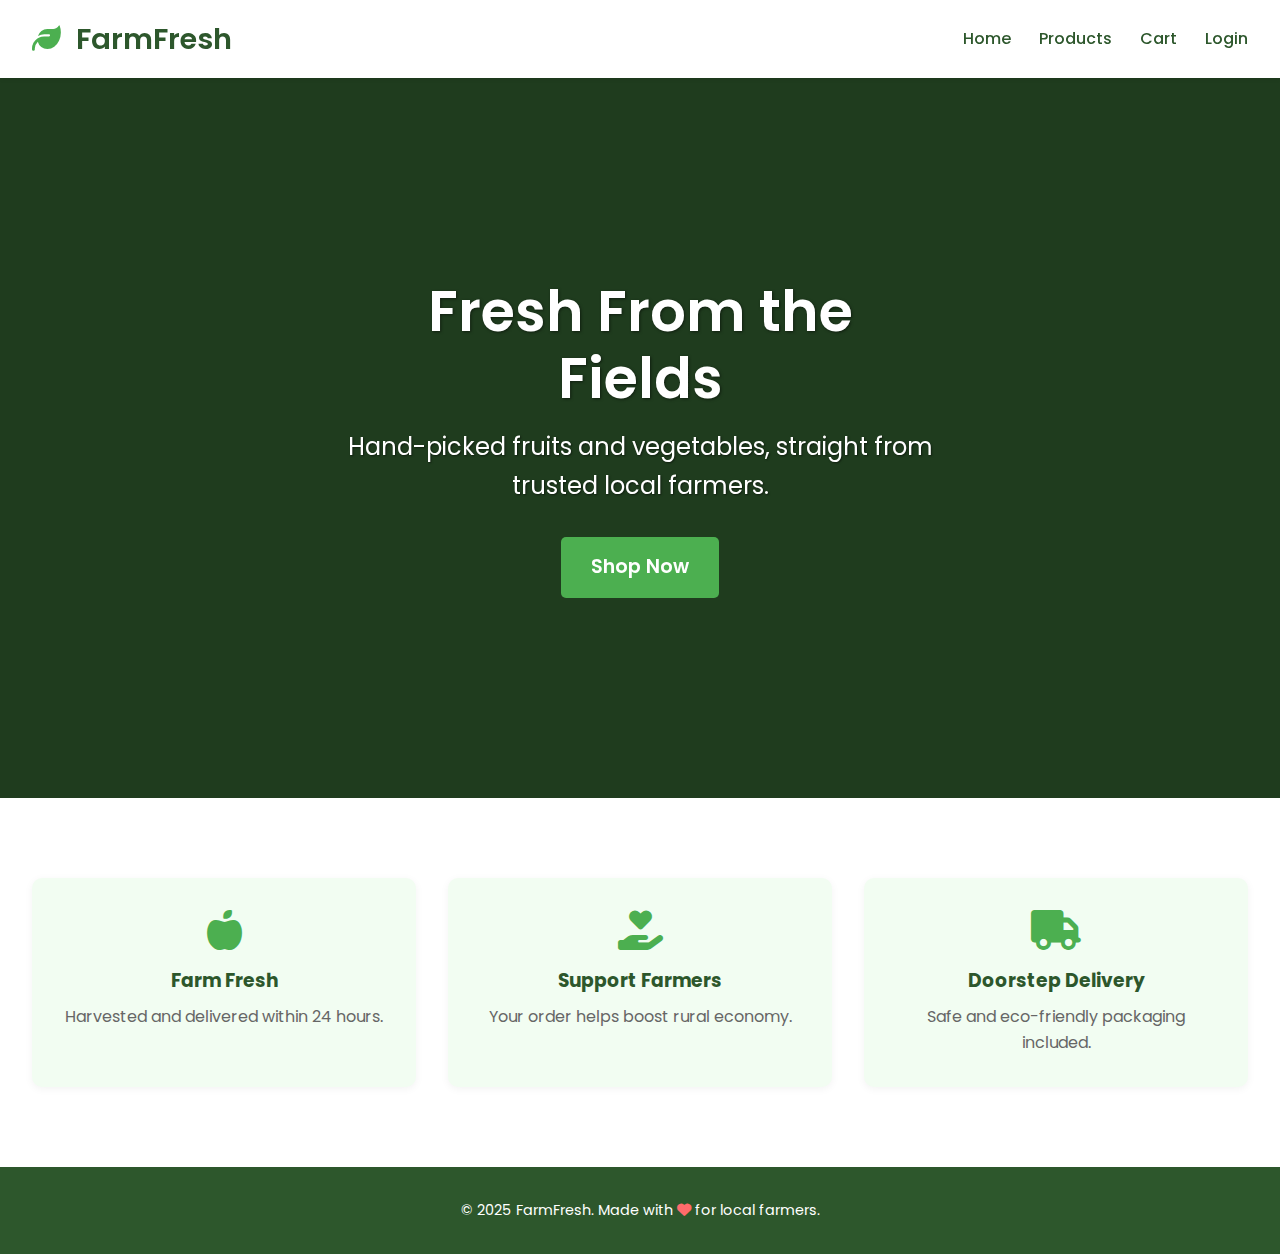
<file: index.html>
<!DOCTYPE html>
<html lang="en">

<head>
  <!-- Character encoding and viewport settings for responsive design -->
  <meta charset="UTF-8" />
  <meta name="viewport" content="width=device-width, initial-scale=1.0" />
  
  <!-- Title of the webpage -->
  <title>FarmFresh - Fresh from the Farm</title>
  
  <!-- External font (Poppins) and FontAwesome for icons -->
  <link rel="stylesheet" href="https://fonts.googleapis.com/css2?family=Poppins:wght@400;600&display=swap" />
  <link rel="stylesheet" href="https://cdnjs.cloudflare.com/ajax/libs/font-awesome/6.4.0/css/all.min.css" />
  
  <!-- Link to external CSS stylesheet -->
  <link rel="stylesheet" href="styles.css" />
  
  <!-- Preconnect and DNS prefetch for faster image loading -->
  <link rel="preconnect" href="https://images.unsplash.com">
  <link rel="dns-prefetch" href="https://images.unsplash.com">
</head>

<body>
  <!-- Header section with logo and navigation menu -->
  <header class="header">
    <div class="logo">
      <!-- Logo with a leaf icon and text -->
      <i class="fas fa-leaf"></i> FarmFresh
    </div>

    <!-- Navigation menu -->
    <nav class="nav">
      <!-- Links to other pages on the site -->
      <a href="index.html">Home</a>
      <a href="products.html">Products</a>
      <a href="cart.html">Cart</a>
      <a href="login.html" id="loginLink">Login</a>
      <!-- Profile link will only be visible if the user is logged in -->
      <a href="profile.html" id="profileLink" style="display: none;">Profile</a>
    </nav>
  </header>

  <!-- Banner section with a slideshow of images -->
  <section class="banner">
    <div class="slideshow">
      <!-- Each slide has a background image -->
      <div class="slide active" style="background-image: url('https://images.unsplash.com/photo-1542838132-92c53300491e?ixlib=rb-1.2.1&auto=format&fit=crop&w=1350&q=80')"></div>
      <div class="slide" style="background-image: url('https://images.unsplash.com/photo-1498837167922-ddd27525d352?ixlib=rb-1.2.1&auto=format&fit=crop&w=1350&q=80')"></div>
      <div class="slide" style="background-image: url('https://images.unsplash.com/photo-1518977676601-b53fccaba6b7?ixlib=rb-1.2.1&auto=format&fit=crop&w=1350&q=80')"></div>
      <div class="slide" style="background-image: url('https://images.unsplash.com/photo-1579113800032-c38bd7635818?ixlib=rb-1.2.1&auto=format&fit=crop&w=1350&q=80')"></div>
      <!-- Additional 4 new images -->
      <div class="slide" style="background-image: url('https://images.unsplash.com/photo-1603569283847-aa295f0d016a?ixlib=rb-1.2.1&auto=format&fit=crop&w=1350&q=80')"></div>
      <div class="slide" style="background-image: url('https://images.unsplash.com/photo-1601493700631-2b16ec4b4716?ixlib=rb-1.2.1&auto=format&fit=crop&w=1350&q=80')"></div>
      <div class="slide" style="background-image: url('https://images.unsplash.com/photo-1601493700145-0092603fd8b9?ixlib=rb-1.2.1&auto=format&fit=crop&w=1350&q=80')"></div>
      <div class="slide" style="background-image: url('https://images.unsplash.com/photo-1603569293043-3d5b2a2b3b3d?ixlib=rb-1.2.1&auto=format&fit=crop&w=1350&q=80')"></div>
    </div>
    
    <!-- Banner content with a heading, description, and button -->
    <div class="banner-content">
      <h1>Fresh From the Fields</h1>
      <p>Hand-picked fruits and vegetables, straight from<br>trusted local farmers.</p>
      <a href="products.html" class="btn">Shop Now</a>
    </div>
  </section>

  <!-- Features section displaying key selling points -->
  <section class="features">
    <div class="feature">
      <!-- Icon for farm fresh produce -->
      <i class="fas fa-apple-alt icon"></i>
      <h3>Farm Fresh</h3>
      <p>Harvested and delivered within 24 hours.</p>
    </div>
    <div class="feature">
      <!-- Icon for supporting farmers -->
      <i class="fas fa-hand-holding-heart icon"></i>
      <h3>Support Farmers</h3>
      <p>Your order helps boost rural economy.</p>
    </div>
    <div class="feature">
      <!-- Icon for doorstep delivery -->
      <i class="fas fa-truck icon"></i>
      <h3>Doorstep Delivery</h3>
      <p>Safe and eco-friendly packaging included.</p>
    </div>
  </section>

  <!-- Footer section with copyright message -->
  <footer class="footer">
    <p>&copy; 2025 FarmFresh. Made with <i class="fas fa-heart"></i> for local farmers.</p>
  </footer>

  <!-- JavaScript file for additional functionality -->
  <script src="script.js"></script>
  
  <!-- Script to check if the user is logged in and update the navigation links -->
  <script>
    const isLoggedIn = localStorage.getItem('isLoggedIn') === 'true';
    
    if (isLoggedIn) {
      // Show profile link and hide login link if the user is logged in
      document.getElementById('profileLink').style.display = 'inline';
      document.getElementById('loginLink').style.display = 'none';
    }
  </script>
</body>

</html>
</file>
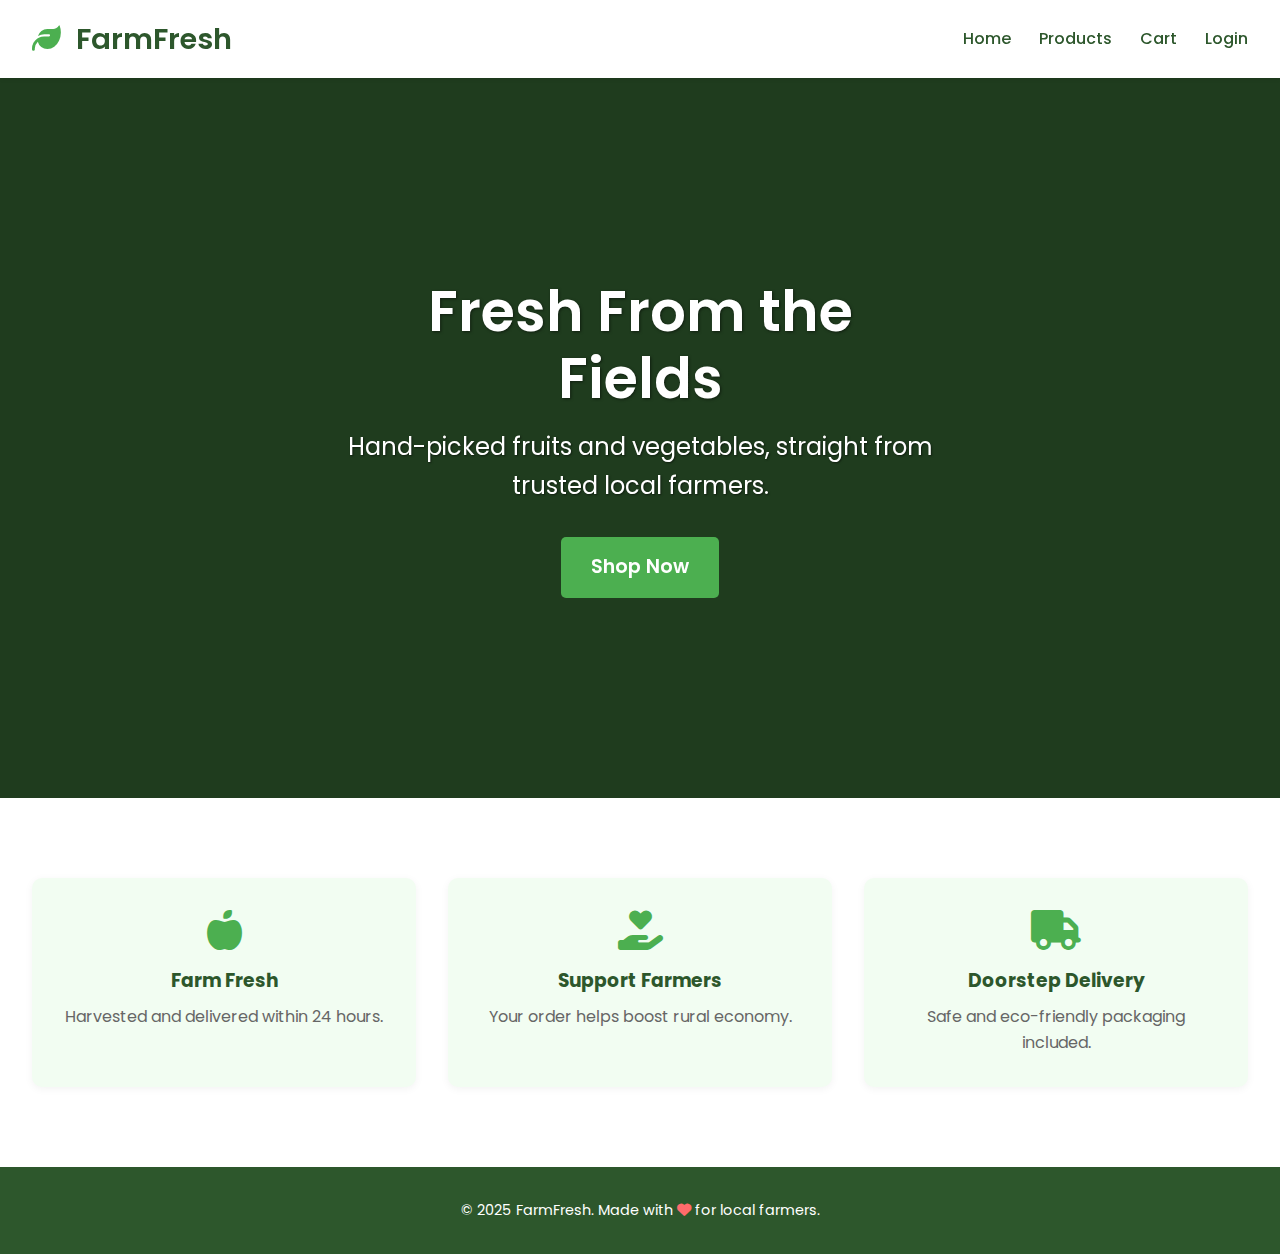
<file: FarmFresh/index.html>
<!DOCTYPE html>
<html lang="en">

<head>
  <!-- Character encoding and viewport settings for responsive design -->
  <meta charset="UTF-8" />
  <meta name="viewport" content="width=device-width, initial-scale=1.0" />
  
  <!-- Title of the webpage -->
  <title>FarmFresh - Fresh from the Farm</title>
  
  <!-- External font (Poppins) and FontAwesome for icons -->
  <link rel="stylesheet" href="https://fonts.googleapis.com/css2?family=Poppins:wght@400;600&display=swap" />
  <link rel="stylesheet" href="https://cdnjs.cloudflare.com/ajax/libs/font-awesome/6.4.0/css/all.min.css" />
  
  <!-- Link to external CSS stylesheet -->
  <link rel="stylesheet" href="styles.css" />
  
  <!-- Preconnect and DNS prefetch for faster image loading -->
  <link rel="preconnect" href="https://images.unsplash.com">
  <link rel="dns-prefetch" href="https://images.unsplash.com">
</head>

<body>
  <!-- Header section with logo and navigation menu -->
  <header class="header">
    <div class="logo">
      <!-- Logo with a leaf icon and text -->
      <i class="fas fa-leaf"></i> FarmFresh
    </div>

    <!-- Navigation menu -->
    <nav class="nav">
      <!-- Links to other pages on the site -->
      <a href="index.html">Home</a>
      <a href="products.html">Products</a>
      <a href="cart.html">Cart</a>
      <a href="login.html" id="loginLink">Login</a>
      <!-- Profile link will only be visible if the user is logged in -->
      <a href="profile.html" id="profileLink" style="display: none;">Profile</a>
    </nav>
  </header>

  <!-- Banner section with a slideshow of images -->
  <section class="banner">
    <div class="slideshow">
      <!-- Each slide has a background image -->
      <div class="slide active" style="background-image: url('https://images.unsplash.com/photo-1542838132-92c53300491e?ixlib=rb-1.2.1&auto=format&fit=crop&w=1350&q=80')"></div>
      <div class="slide" style="background-image: url('https://images.unsplash.com/photo-1498837167922-ddd27525d352?ixlib=rb-1.2.1&auto=format&fit=crop&w=1350&q=80')"></div>
      <div class="slide" style="background-image: url('https://images.unsplash.com/photo-1518977676601-b53fccaba6b7?ixlib=rb-1.2.1&auto=format&fit=crop&w=1350&q=80')"></div>
      <div class="slide" style="background-image: url('https://images.unsplash.com/photo-1579113800032-c38bd7635818?ixlib=rb-1.2.1&auto=format&fit=crop&w=1350&q=80')"></div>
      <!-- Additional 4 new images -->
      <div class="slide" style="background-image: url('https://images.unsplash.com/photo-1603569283847-aa295f0d016a?ixlib=rb-1.2.1&auto=format&fit=crop&w=1350&q=80')"></div>
      <div class="slide" style="background-image: url('https://images.unsplash.com/photo-1601493700631-2b16ec4b4716?ixlib=rb-1.2.1&auto=format&fit=crop&w=1350&q=80')"></div>
      <div class="slide" style="background-image: url('https://images.unsplash.com/photo-1601493700145-0092603fd8b9?ixlib=rb-1.2.1&auto=format&fit=crop&w=1350&q=80')"></div>
      <div class="slide" style="background-image: url('https://images.unsplash.com/photo-1603569293043-3d5b2a2b3b3d?ixlib=rb-1.2.1&auto=format&fit=crop&w=1350&q=80')"></div>
    </div>
    
    <!-- Banner content with a heading, description, and button -->
    <div class="banner-content">
      <h1>Fresh From the Fields</h1>
      <p>Hand-picked fruits and vegetables, straight from<br>trusted local farmers.</p>
      <a href="products.html" class="btn">Shop Now</a>
    </div>
  </section>

  <!-- Features section displaying key selling points -->
  <section class="features">
    <div class="feature">
      <!-- Icon for farm fresh produce -->
      <i class="fas fa-apple-alt icon"></i>
      <h3>Farm Fresh</h3>
      <p>Harvested and delivered within 24 hours.</p>
    </div>
    <div class="feature">
      <!-- Icon for supporting farmers -->
      <i class="fas fa-hand-holding-heart icon"></i>
      <h3>Support Farmers</h3>
      <p>Your order helps boost rural economy.</p>
    </div>
    <div class="feature">
      <!-- Icon for doorstep delivery -->
      <i class="fas fa-truck icon"></i>
      <h3>Doorstep Delivery</h3>
      <p>Safe and eco-friendly packaging included.</p>
    </div>
  </section>

  <!-- Footer section with copyright message -->
  <footer class="footer">
    <p>&copy; 2025 FarmFresh. Made with <i class="fas fa-heart"></i> for local farmers.</p>
  </footer>

  <!-- JavaScript file for additional functionality -->
  <script src="script.js"></script>
  
  <!-- Script to check if the user is logged in and update the navigation links -->
  <script>
    const isLoggedIn = localStorage.getItem('isLoggedIn') === 'true';
    
    if (isLoggedIn) {
      // Show profile link and hide login link if the user is logged in
      document.getElementById('profileLink').style.display = 'inline';
      document.getElementById('loginLink').style.display = 'none';
    }
  </script>
</body>

</html>
</file>
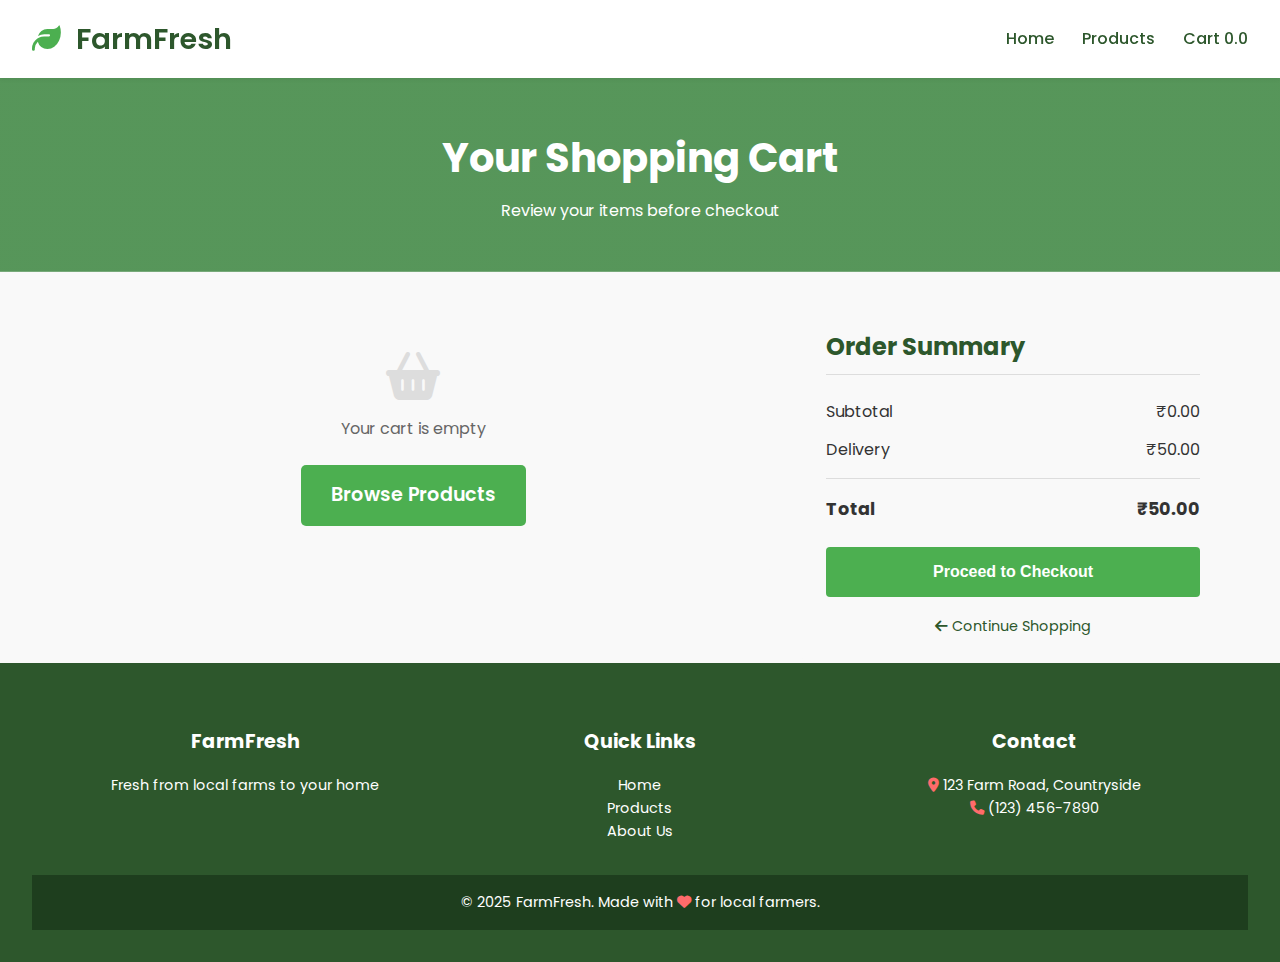
<file: cart.html.html>
<!DOCTYPE html>
<html lang="en">
<head>
  <meta charset="UTF-8">
  <meta name="viewport" content="width=device-width, initial-scale=1.0">
  <title>FarmFresh - Your Cart</title>
  <link rel="stylesheet" href="https://fonts.googleapis.com/css2?family=Poppins:wght@400;600;700&display=swap">
  <link rel="stylesheet" href="https://cdnjs.cloudflare.com/ajax/libs/font-awesome/6.4.0/css/all.min.css">
  <link rel="stylesheet" href="styles.css">
</head>
<body>
  <header class="header">
    <div class="logo"><i class="fas fa-leaf"></i> FarmFresh</div>
    <nav class="nav">
      <a href="index.html">Home</a>
      <a href="products.html">Products</a>
      <a href="cart.html" class="active">Cart <span class="cart-count">0</span></a>
    </nav>
  </header>

  <section class="cart-header">
    <h1>Your Shopping Cart</h1>
    <p>Review your items before checkout</p>
  </section>

  <main class="cart-container">
    <div class="cart-items">
      <!-- Cart items will be dynamically inserted here -->
      <div class="empty-cart-message">
        <i class="fas fa-shopping-basket"></i>
        <p>Your cart is empty</p>
        <a href="products.html" class="btn">Browse Products</a>
      </div>
    </div>

    <div class="cart-summary">
      <h3>Order Summary</h3>
      <div class="summary-details">
        <div class="summary-row">
          <span>Subtotal</span>
          <span class="subtotal">₹0.00</span>
        </div>
        <div class="summary-row">
          <span>Delivery</span>
          <span class="delivery">₹50.00</span>
        </div>
        <div class="summary-row total">
          <span>Total</span>
          <span class="total-amount">₹50.00</span>
        </div>
      </div>
      <button class="checkout-btn">Proceed to Checkout</button>
      <div class="continue-shopping">
        <a href="products.html"><i class="fas fa-arrow-left"></i> Continue Shopping</a>
      </div>
    </div>
  </main>

  <footer class="footer">
    <div class="footer-content">
      <div class="footer-section">
        <h4>FarmFresh</h4>
        <p>Fresh from local farms to your home</p>
      </div>
      <div class="footer-section">
        <h4>Quick Links</h4>
        <ul>
          <li><a href="index.html">Home</a></li>
          <li><a href="products.html">Products</a></li>
          <li><a href="#">About Us</a></li>
        </ul>
      </div>
      <div class="footer-section">
        <h4>Contact</h4>
        <p><i class="fas fa-map-marker-alt"></i> 123 Farm Road, Countryside</p>
        <p><i class="fas fa-phone"></i> (123) 456-7890</p>
      </div>
    </div>
    <div class="footer-bottom">
      <p>&copy; 2025 FarmFresh. Made with <i class="fas fa-heart"></i> for local farmers.</p>
    </div>
  </footer>

  <script src="cart.js"></script>
</body>
</html>
</file>
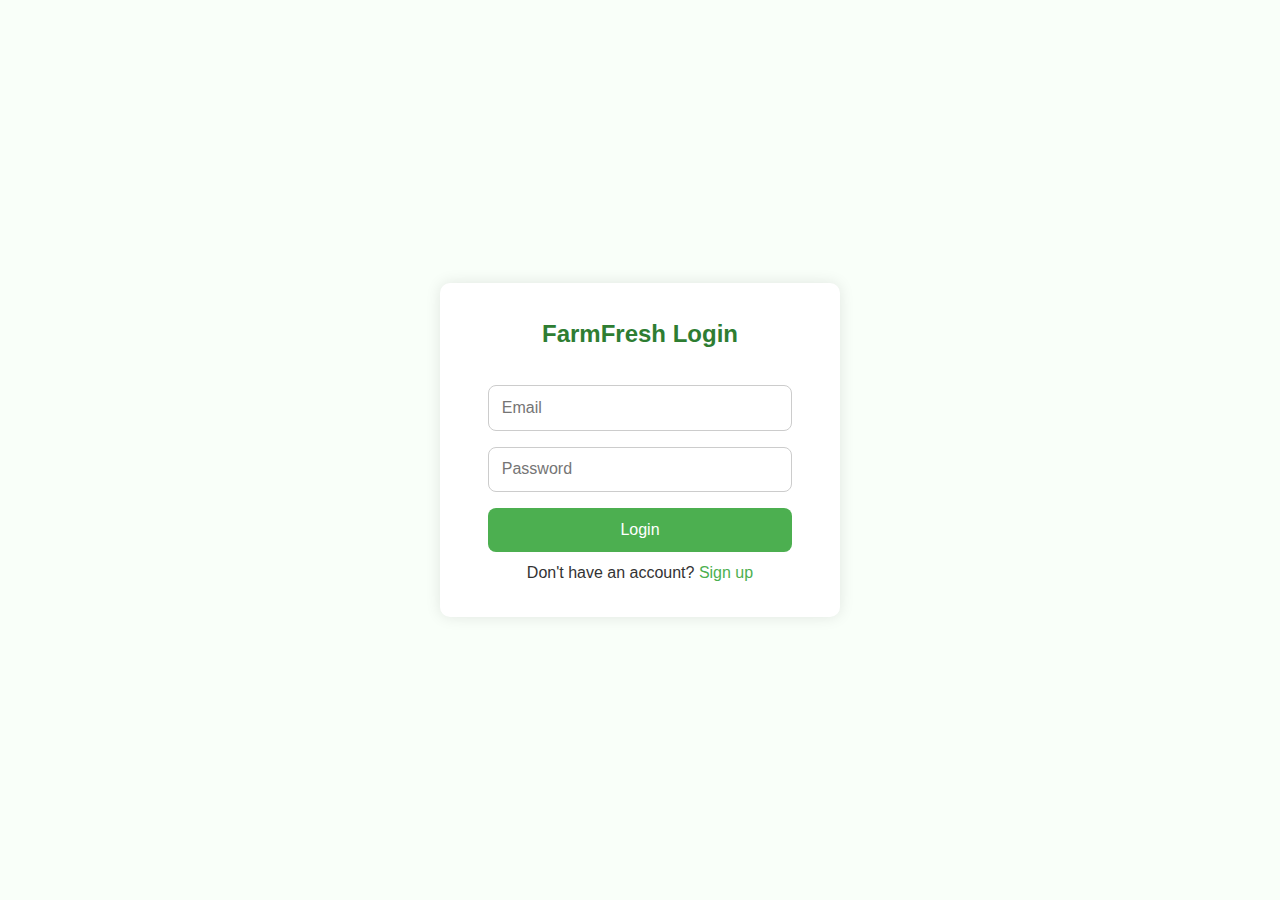
<file: login.html>
<!DOCTYPE html>
<html lang="en">
<head>
  <meta charset="UTF-8">
  <meta name="viewport" content="width=device-width, initial-scale=1.0">
  <title>Login - FarmFresh</title>
  <link rel="stylesheet" href="styles.css">
  <style>
    body {
      font-family: 'Poppins', sans-serif;
      display: flex;
      justify-content: center;
      align-items: center;
      height: 100vh;
      background-color: #f9fff9;
    }
    .login-container {
      background: #fff;
      padding: 2rem 3rem;
      border-radius: 10px;
      box-shadow: 0 0 15px rgba(0, 0, 0, 0.1);
      max-width: 400px;
      width: 100%;
    }
    .login-container h2 {
      color: #2e7d32;
      text-align: center;
      margin-bottom: 1.5rem;
    }
    .login-container input, .login-container button {
      width: 100%;
      padding: 0.8rem;
      margin: 0.5rem 0;
      border-radius: 8px;
      font-size: 1rem;
    }
    .login-container input {
      border: 1px solid #ccc;
    }
    .login-container button {
      background-color: #4caf50;
      color: white;
      border: none;
      cursor: pointer;
    }
    .login-container button:hover {
      background-color: #388e3c;
    }
    .login-container p {
      text-align: center;
    }
    .login-container a {
      color: #4caf50;
      text-decoration: none;
    }
  </style>
</head>
<body>

  <div class="login-container">
    <h2>FarmFresh Login</h2>
    <form onsubmit="handleLogin(event)">
      <input type="email" id="loginEmail" placeholder="Email" required />
      <input type="password" id="loginPassword" placeholder="Password" required />
      <button type="submit">Login</button>
    </form>
    <p>Don't have an account? <a href="signup.html">Sign up</a></p>
  </div>

  <script>
    function handleLogin(event) {
      event.preventDefault();
      
      const email = document.getElementById('loginEmail').value.trim();
      const password = document.getElementById('loginPassword').value.trim();
      
      const user = JSON.parse(localStorage.getItem('user'));

      if (user && user.email === email && user.password === password) {
        localStorage.setItem('isLoggedIn', true);
        alert('Login successful!');
        window.location.href = 'profile.html';
      } else {
        alert('Invalid email or password.');
      }
    }
  </script>

</body>
</html>
</file>
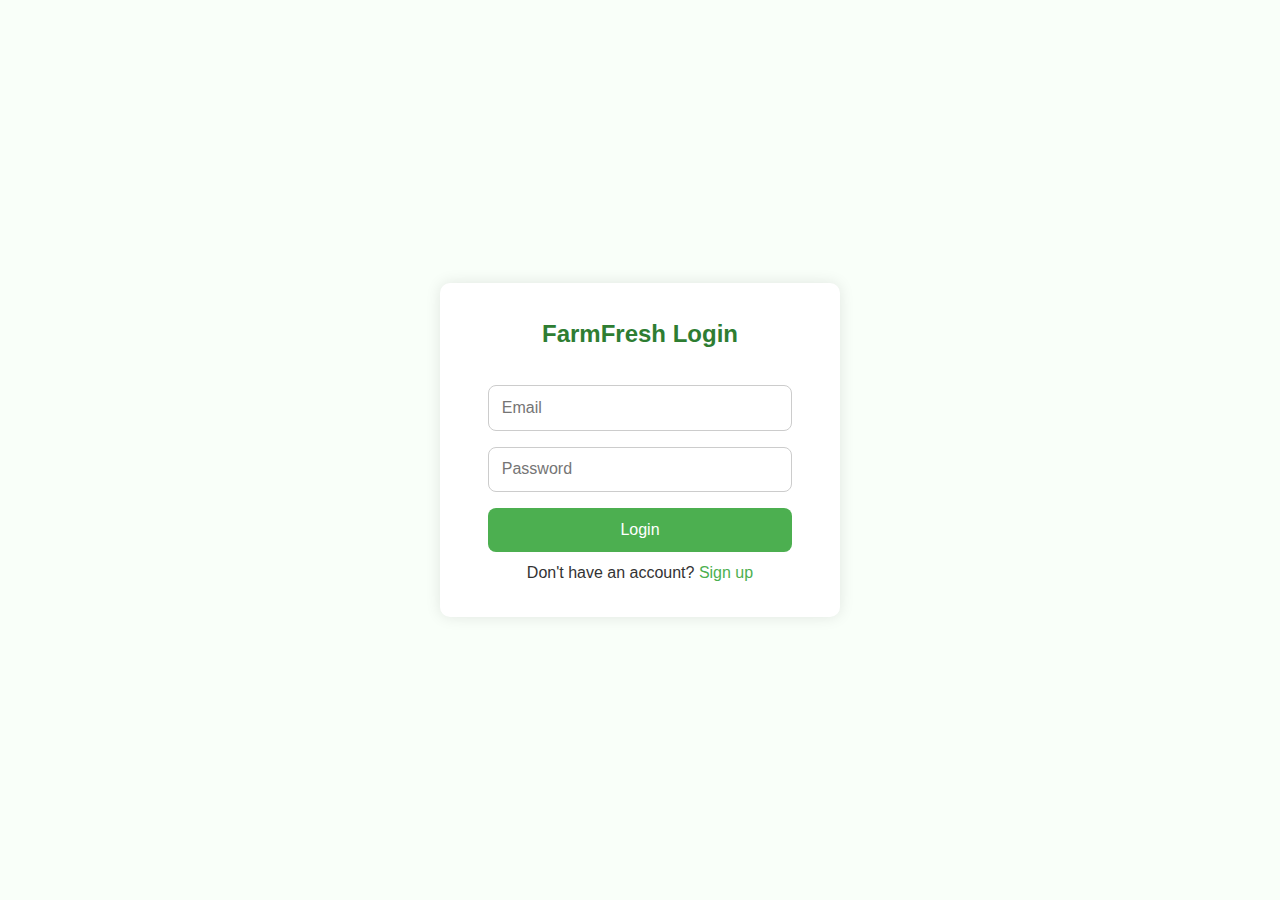
<file: profile.html>
<!DOCTYPE html>
<html lang="en">
<head>
  <meta charset="UTF-8">
  <meta name="viewport" content="width=device-width, initial-scale=1.0">
  <title>User Profile - FarmFresh</title>
  <link rel="stylesheet" href="styles.css">
  <style>
    body {
      font-family: 'Poppins', sans-serif;
      text-align: center;
      padding: 50px;
      background-color: #f5fff3;
    }
    .profile-card {
      max-width: 400px;
      margin: auto;
      padding: 30px;
      background: white;
      box-shadow: 0 0 10px rgba(0,0,0,0.1);
      border-radius: 12px;
    }
    h2 {
      margin-bottom: 10px;
    }
    .logout-btn {
      margin-top: 20px;
      background-color: #28a745;
      color: white;
      padding: 10px 20px;
      border: none;
      border-radius: 8px;
      cursor: pointer;
    }
    .logout-btn:hover {
      background-color: #218838;
    }
  </style>
</head>
<body>

  <div class="profile-card">
    <h2 id="profileName"></h2>
    <p id="profileEmail"></p>
    <button class="logout-btn" onclick="logout()">Logout</button>
  </div>

  <script>
    const user = JSON.parse(localStorage.getItem('user'));
    const isLoggedIn = localStorage.getItem('isLoggedIn') === 'true';

    if (!user || !isLoggedIn) {
      alert('Please log in first.');
      window.location.href = 'login.html';
    } else {
      document.getElementById('profileName').textContent = `👤 ${user.name}`;
      document.getElementById('profileEmail').textContent = `📧 ${user.email}`;
    }

    function logout() {
      localStorage.removeItem('isLoggedIn');
      localStorage.removeItem('user');
      window.location.href = 'index.html';
    }
  </script>

</body>
</html>
</file>
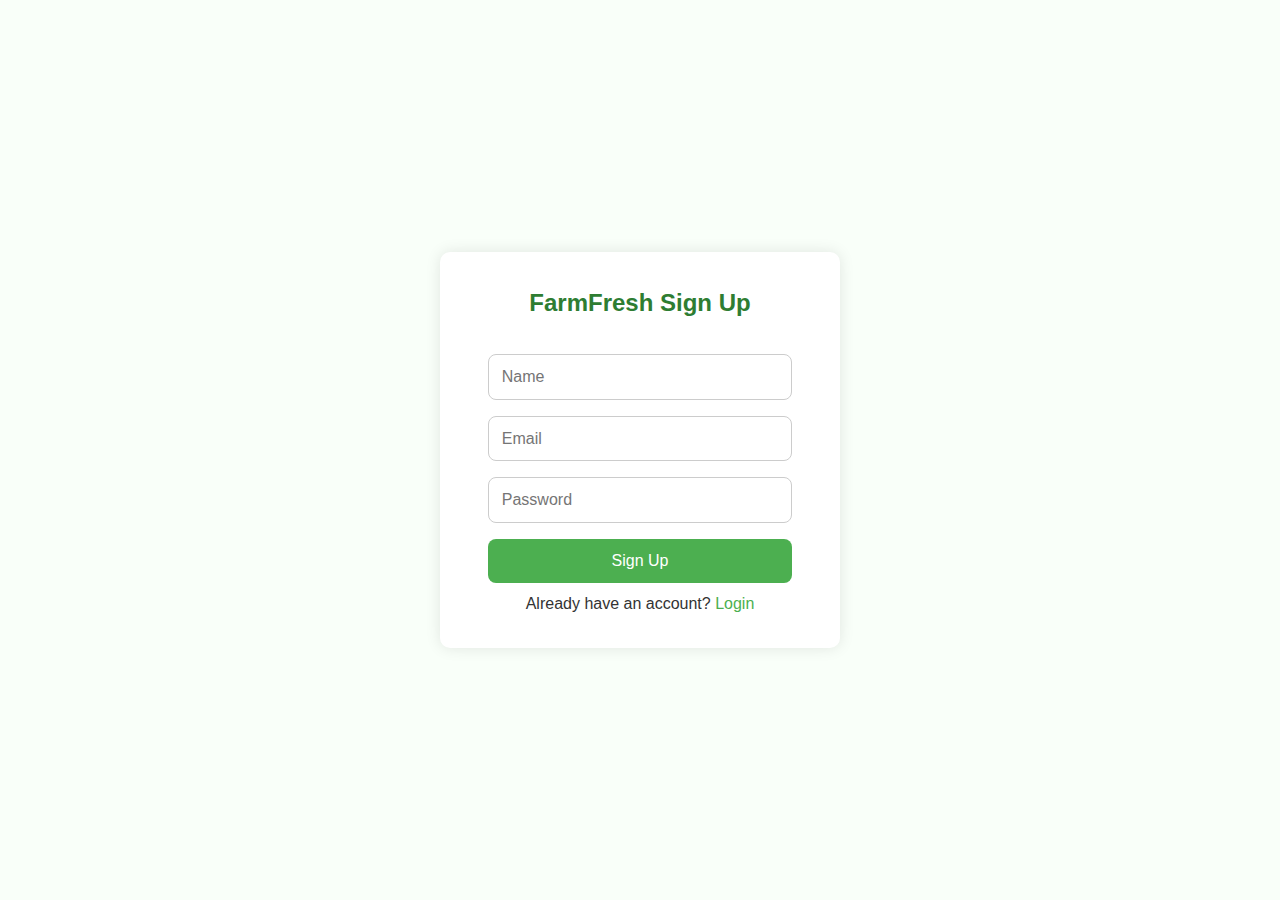
<file: signup.html>
<!DOCTYPE html>
<html lang="en">
<head>
  <meta charset="UTF-8" />
  <meta name="viewport" content="width=device-width, initial-scale=1.0"/>
  <title>Sign Up - FarmFresh</title>
  <link rel="stylesheet" href="styles.css"/>
  <style>
    body { font-family: 'Poppins', sans-serif; display: flex; justify-content: center; align-items: center; height: 100vh; background: #f9fff9; }
    .signup-container { background: #fff; padding: 2rem 3rem; border-radius: 10px; box-shadow: 0 0 15px rgba(0,0,0,0.1); max-width: 400px; width: 100%; }
    .signup-container h2 { color: #2e7d32; text-align: center; margin-bottom: 1.5rem; }
    .signup-container input, .signup-container button { width: 100%; padding: 0.8rem; margin: 0.5rem 0; border-radius: 8px; font-size: 1rem; }
    .signup-container input { border: 1px solid #ccc; }
    .signup-container button { background-color: #4caf50; color: white; border: none; cursor: pointer; }
    .signup-container button:hover { background-color: #388e3c; }
    .signup-container p { text-align: center; }
    .signup-container a { color: #4caf50; text-decoration: none; }
  </style>
</head>
<body>
  <div class="signup-container">
    <h2>FarmFresh Sign Up</h2>
    <form id="signupForm" onsubmit="handleSignUp(event)">
      <input type="text" id="name" placeholder="Name" required />
      <input type="email" id="email" placeholder="Email" required />
      <input type="password" id="password" placeholder="Password" required />
      <button type="submit">Sign Up</button>
    </form>
    <p>Already have an account? <a href="login.html">Login</a></p>
  </div>
  <script>
    function handleSignUp(event) {
      event.preventDefault();

      const name = document.getElementById('name').value.trim();
      const email = document.getElementById('email').value.trim();
      const password = document.getElementById('password').value.trim();

      if (name && email && password) {
        const user = { name, email, password };
        localStorage.setItem('user', JSON.stringify(user));
        localStorage.setItem('isLoggedIn', true);
        alert('Signup successful!');

        // Redirect to home page
        window.location.href = 'index.html';
      } else {
        alert('Please fill all fields');
      }
    }
  </script>
</body>
</html>
</file>
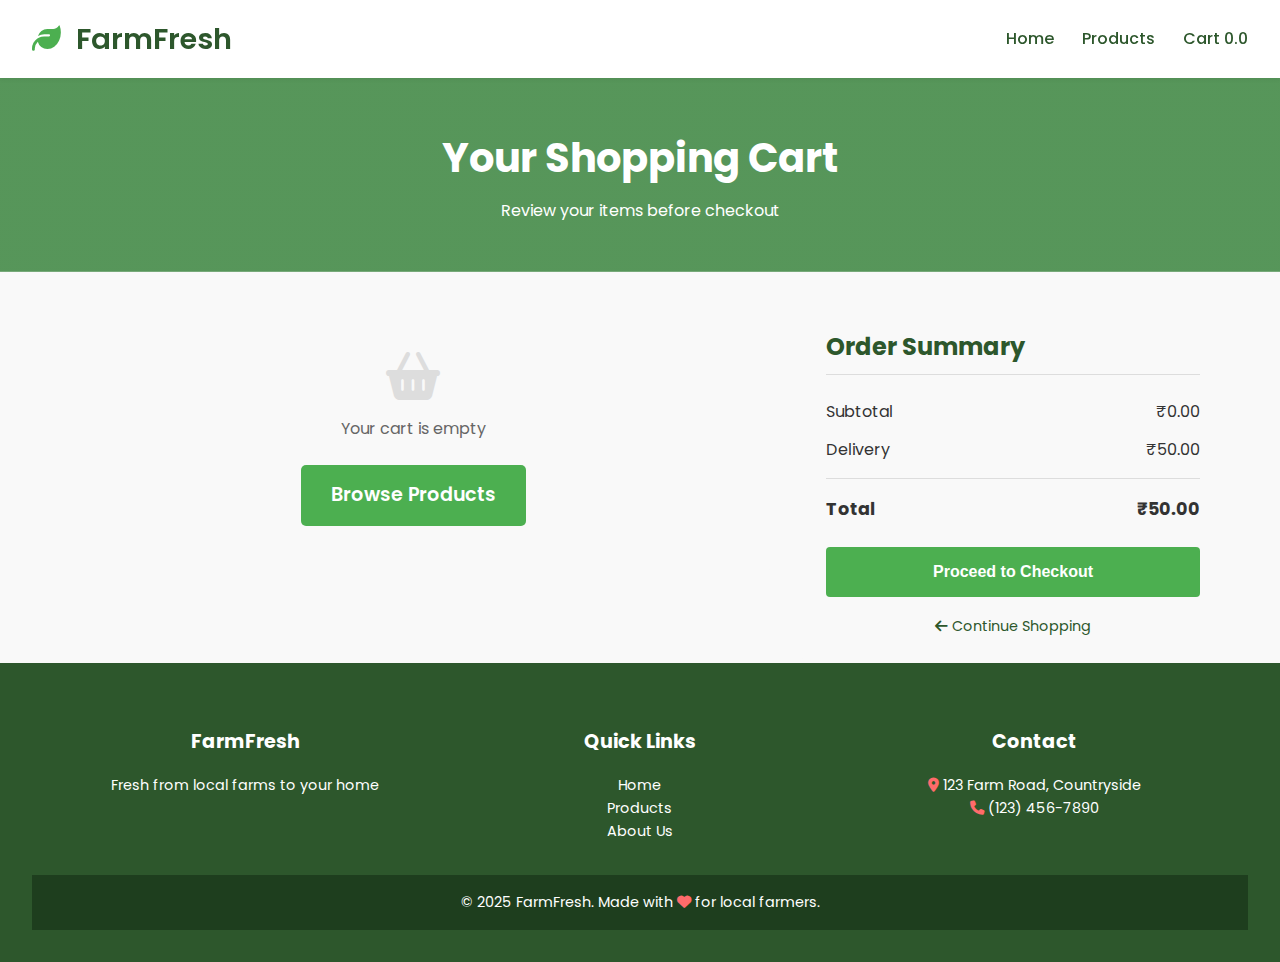
<file: FarmFresh/cart.html.html>
<!DOCTYPE html>
<html lang="en">
<head>
  <meta charset="UTF-8">
  <meta name="viewport" content="width=device-width, initial-scale=1.0">
  <title>FarmFresh - Your Cart</title>
  <link rel="stylesheet" href="https://fonts.googleapis.com/css2?family=Poppins:wght@400;600;700&display=swap">
  <link rel="stylesheet" href="https://cdnjs.cloudflare.com/ajax/libs/font-awesome/6.4.0/css/all.min.css">
  <link rel="stylesheet" href="styles.css">
</head>
<body>
  <header class="header">
    <div class="logo"><i class="fas fa-leaf"></i> FarmFresh</div>
    <nav class="nav">
      <a href="index.html">Home</a>
      <a href="products.html">Products</a>
      <a href="cart.html" class="active">Cart <span class="cart-count">0</span></a>
    </nav>
  </header>

  <section class="cart-header">
    <h1>Your Shopping Cart</h1>
    <p>Review your items before checkout</p>
  </section>

  <main class="cart-container">
    <div class="cart-items">
      <!-- Cart items will be dynamically inserted here -->
      <div class="empty-cart-message">
        <i class="fas fa-shopping-basket"></i>
        <p>Your cart is empty</p>
        <a href="products.html" class="btn">Browse Products</a>
      </div>
    </div>

    <div class="cart-summary">
      <h3>Order Summary</h3>
      <div class="summary-details">
        <div class="summary-row">
          <span>Subtotal</span>
          <span class="subtotal">₹0.00</span>
        </div>
        <div class="summary-row">
          <span>Delivery</span>
          <span class="delivery">₹50.00</span>
        </div>
        <div class="summary-row total">
          <span>Total</span>
          <span class="total-amount">₹50.00</span>
        </div>
      </div>
      <button class="checkout-btn">Proceed to Checkout</button>
      <div class="continue-shopping">
        <a href="products.html"><i class="fas fa-arrow-left"></i> Continue Shopping</a>
      </div>
    </div>
  </main>

  <footer class="footer">
    <div class="footer-content">
      <div class="footer-section">
        <h4>FarmFresh</h4>
        <p>Fresh from local farms to your home</p>
      </div>
      <div class="footer-section">
        <h4>Quick Links</h4>
        <ul>
          <li><a href="index.html">Home</a></li>
          <li><a href="products.html">Products</a></li>
          <li><a href="#">About Us</a></li>
        </ul>
      </div>
      <div class="footer-section">
        <h4>Contact</h4>
        <p><i class="fas fa-map-marker-alt"></i> 123 Farm Road, Countryside</p>
        <p><i class="fas fa-phone"></i> (123) 456-7890</p>
      </div>
    </div>
    <div class="footer-bottom">
      <p>&copy; 2025 FarmFresh. Made with <i class="fas fa-heart"></i> for local farmers.</p>
    </div>
  </footer>

  <script src="cart.js"></script>
</body>
</html>
</file>
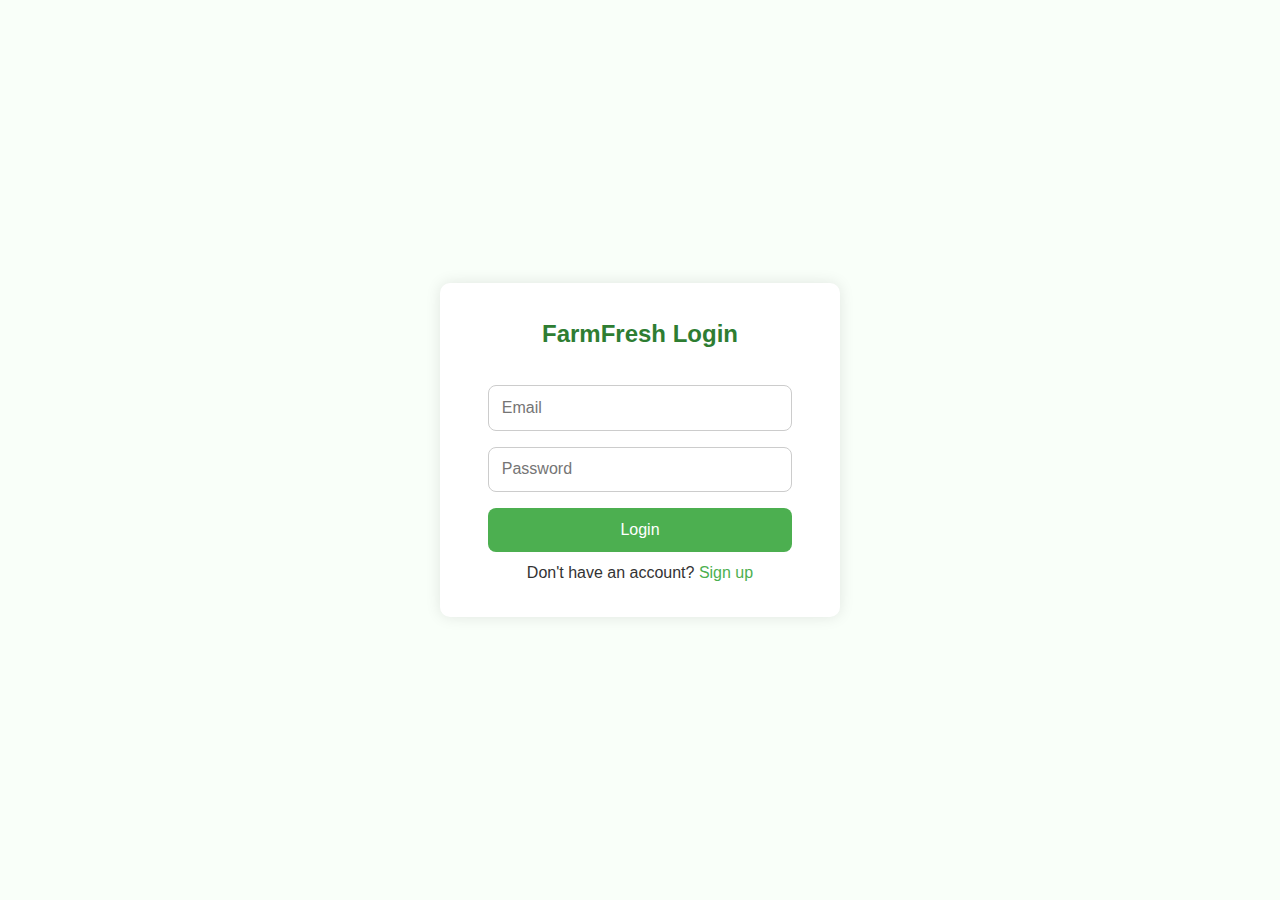
<file: FarmFresh/login.html>
<!DOCTYPE html>
<html lang="en">
<head>
  <meta charset="UTF-8">
  <meta name="viewport" content="width=device-width, initial-scale=1.0">
  <title>Login - FarmFresh</title>
  <link rel="stylesheet" href="styles.css">
  <style>
    body {
      font-family: 'Poppins', sans-serif;
      display: flex;
      justify-content: center;
      align-items: center;
      height: 100vh;
      background-color: #f9fff9;
    }
    .login-container {
      background: #fff;
      padding: 2rem 3rem;
      border-radius: 10px;
      box-shadow: 0 0 15px rgba(0, 0, 0, 0.1);
      max-width: 400px;
      width: 100%;
    }
    .login-container h2 {
      color: #2e7d32;
      text-align: center;
      margin-bottom: 1.5rem;
    }
    .login-container input, .login-container button {
      width: 100%;
      padding: 0.8rem;
      margin: 0.5rem 0;
      border-radius: 8px;
      font-size: 1rem;
    }
    .login-container input {
      border: 1px solid #ccc;
    }
    .login-container button {
      background-color: #4caf50;
      color: white;
      border: none;
      cursor: pointer;
    }
    .login-container button:hover {
      background-color: #388e3c;
    }
    .login-container p {
      text-align: center;
    }
    .login-container a {
      color: #4caf50;
      text-decoration: none;
    }
  </style>
</head>
<body>

  <div class="login-container">
    <h2>FarmFresh Login</h2>
    <form onsubmit="handleLogin(event)">
      <input type="email" id="loginEmail" placeholder="Email" required />
      <input type="password" id="loginPassword" placeholder="Password" required />
      <button type="submit">Login</button>
    </form>
    <p>Don't have an account? <a href="signup.html">Sign up</a></p>
  </div>

  <script>
    function handleLogin(event) {
      event.preventDefault();
      
      const email = document.getElementById('loginEmail').value.trim();
      const password = document.getElementById('loginPassword').value.trim();
      
      const user = JSON.parse(localStorage.getItem('user'));

      if (user && user.email === email && user.password === password) {
        localStorage.setItem('isLoggedIn', true);
        alert('Login successful!');
        window.location.href = 'profile.html';
      } else {
        alert('Invalid email or password.');
      }
    }
  </script>

</body>
</html>
</file>
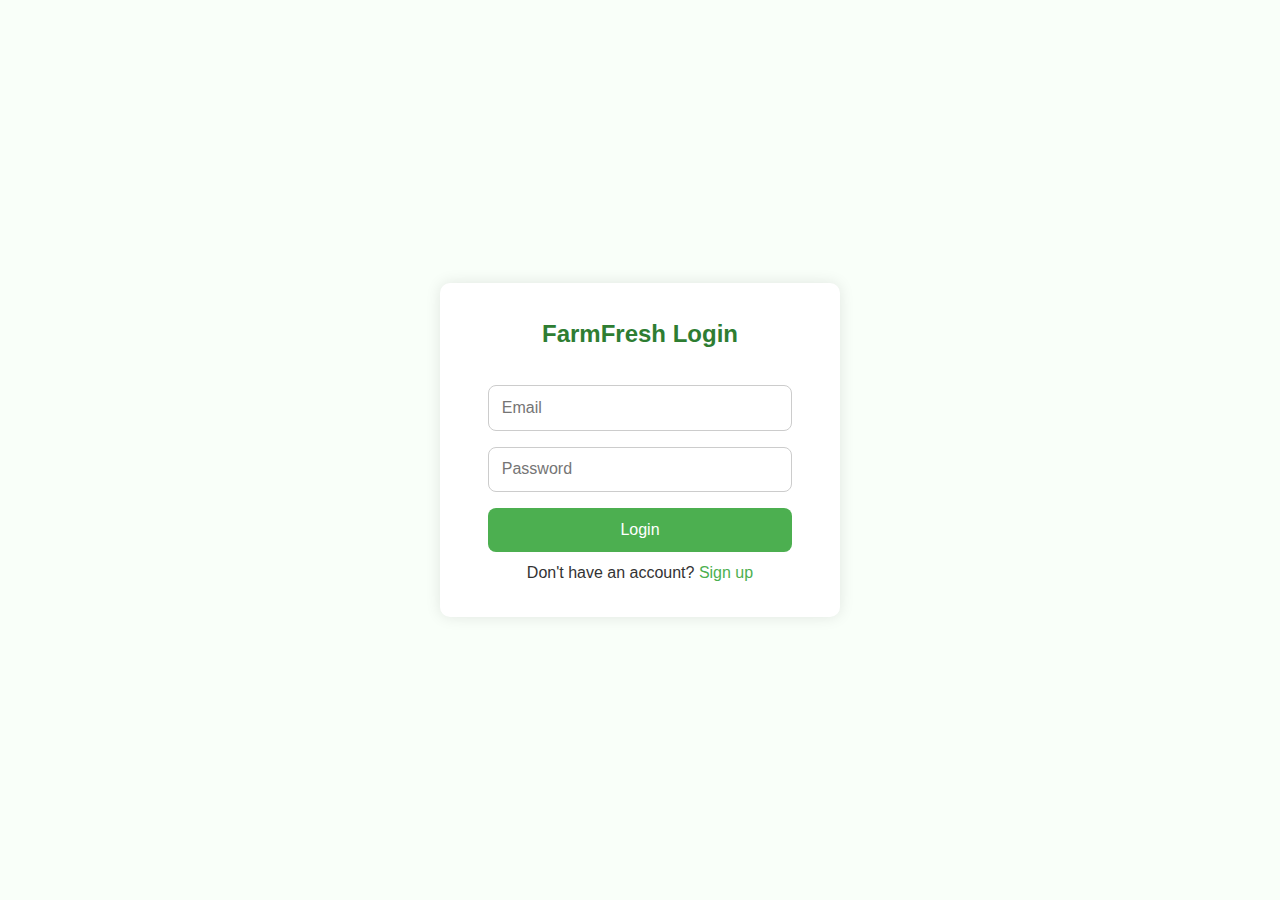
<file: FarmFresh/profile.html>
<!DOCTYPE html>
<html lang="en">
<head>
  <meta charset="UTF-8">
  <meta name="viewport" content="width=device-width, initial-scale=1.0">
  <title>User Profile - FarmFresh</title>
  <link rel="stylesheet" href="styles.css">
  <style>
    body {
      font-family: 'Poppins', sans-serif;
      text-align: center;
      padding: 50px;
      background-color: #f5fff3;
    }
    .profile-card {
      max-width: 400px;
      margin: auto;
      padding: 30px;
      background: white;
      box-shadow: 0 0 10px rgba(0,0,0,0.1);
      border-radius: 12px;
    }
    h2 {
      margin-bottom: 10px;
    }
    .logout-btn {
      margin-top: 20px;
      background-color: #28a745;
      color: white;
      padding: 10px 20px;
      border: none;
      border-radius: 8px;
      cursor: pointer;
    }
    .logout-btn:hover {
      background-color: #218838;
    }
  </style>
</head>
<body>

  <div class="profile-card">
    <h2 id="profileName"></h2>
    <p id="profileEmail"></p>
    <button class="logout-btn" onclick="logout()">Logout</button>
  </div>

  <script>
    const user = JSON.parse(localStorage.getItem('user'));
    const isLoggedIn = localStorage.getItem('isLoggedIn') === 'true';

    if (!user || !isLoggedIn) {
      alert('Please log in first.');
      window.location.href = 'login.html';
    } else {
      document.getElementById('profileName').textContent = `👤 ${user.name}`;
      document.getElementById('profileEmail').textContent = `📧 ${user.email}`;
    }

    function logout() {
      localStorage.removeItem('isLoggedIn');
      localStorage.removeItem('user');
      window.location.href = 'index.html';
    }
  </script>

</body>
</html>
</file>
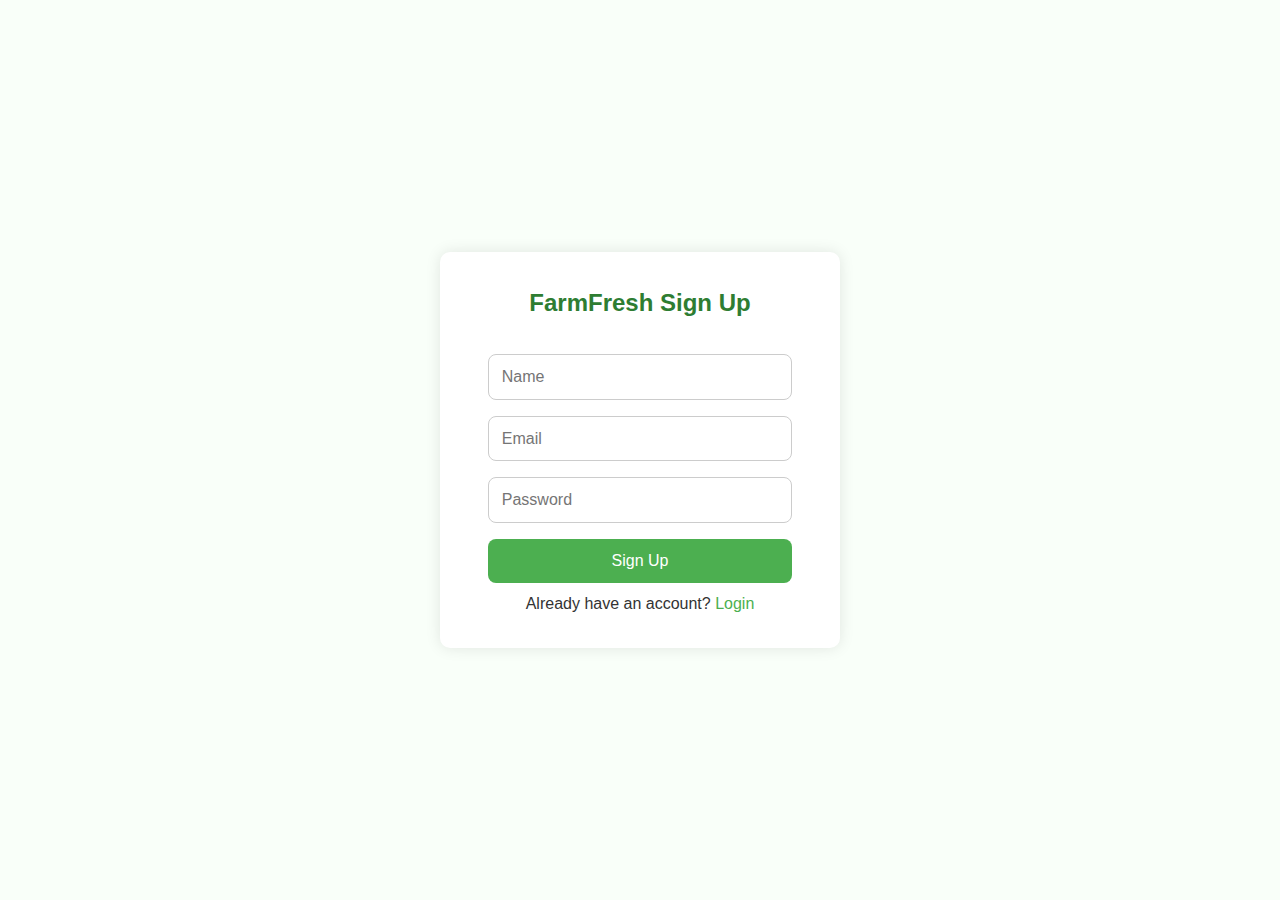
<file: FarmFresh/signup.html>
<!DOCTYPE html>
<html lang="en">
<head>
  <meta charset="UTF-8" />
  <meta name="viewport" content="width=device-width, initial-scale=1.0"/>
  <title>Sign Up - FarmFresh</title>
  <link rel="stylesheet" href="styles.css"/>
  <style>
    body { font-family: 'Poppins', sans-serif; display: flex; justify-content: center; align-items: center; height: 100vh; background: #f9fff9; }
    .signup-container { background: #fff; padding: 2rem 3rem; border-radius: 10px; box-shadow: 0 0 15px rgba(0,0,0,0.1); max-width: 400px; width: 100%; }
    .signup-container h2 { color: #2e7d32; text-align: center; margin-bottom: 1.5rem; }
    .signup-container input, .signup-container button { width: 100%; padding: 0.8rem; margin: 0.5rem 0; border-radius: 8px; font-size: 1rem; }
    .signup-container input { border: 1px solid #ccc; }
    .signup-container button { background-color: #4caf50; color: white; border: none; cursor: pointer; }
    .signup-container button:hover { background-color: #388e3c; }
    .signup-container p { text-align: center; }
    .signup-container a { color: #4caf50; text-decoration: none; }
  </style>
</head>
<body>
  <div class="signup-container">
    <h2>FarmFresh Sign Up</h2>
    <form id="signupForm" onsubmit="handleSignUp(event)">
      <input type="text" id="name" placeholder="Name" required />
      <input type="email" id="email" placeholder="Email" required />
      <input type="password" id="password" placeholder="Password" required />
      <button type="submit">Sign Up</button>
    </form>
    <p>Already have an account? <a href="login.html">Login</a></p>
  </div>
  <script>
    function handleSignUp(event) {
      event.preventDefault();

      const name = document.getElementById('name').value.trim();
      const email = document.getElementById('email').value.trim();
      const password = document.getElementById('password').value.trim();

      if (name && email && password) {
        const user = { name, email, password };
        localStorage.setItem('user', JSON.stringify(user));
        localStorage.setItem('isLoggedIn', true);
        alert('Signup successful!');

        // Redirect to home page
        window.location.href = 'index.html';
      } else {
        alert('Please fill all fields');
      }
    }
  </script>
</body>
</html>
</file>
<file: styles.css>
/* Reset & Base Styles */
* {
  margin: 0;
  padding: 0;
  box-sizing: border-box;
}

body {
  font-family: 'Poppins', sans-serif;
  background-color: #f9f9f9;
  color: #333;
  line-height: 1.6;
}

/* Header Styles */
.header {
  display: flex;
  justify-content: space-between;
  align-items: center;
  padding: 1rem 2rem;
  background-color: #ffffff;
  box-shadow: 0 2px 4px rgba(0,0,0,0.05);
  position: sticky;
  top: 0;
  z-index: 1000;
}

.logo {
  font-size: 1.8rem;
  font-weight: 600;
  color: #2d572c;
}

.logo i {
  margin-right: 8px;
  color: #4caf50;
}

.nav a {
  margin-left: 1.5rem;
  text-decoration: none;
  color: #2d572c;
  font-weight: 500;
  transition: color 0.3s;
}

.nav a:hover {
  color: #4caf50;
}

/* Banner/Slideshow Styles */
.banner {
  width: 100%;
  height: 80vh;
  position: relative;
  overflow: hidden;}
/* Add to your existing styles */
.slideshow {
  position: relative;
  height: 80vh;
  overflow: hidden;
  background: #2d572c; /* Fallback color */
  will-change: contents; /* Optimize for animations */
}

.slide {
  position: absolute;
  width: 100%;
  height: 100%;
  background-size: cover;
  background-position: center;
  background-repeat: no-repeat;
  opacity: 0;
  transition: opacity 0.8s cubic-bezier(0.25, 0.1, 0.25, 1);
  transform: translateZ(0); /* Hardware acceleration */
}

.slide.active {
  opacity: 1;
  z-index: 2;
}

.slide::after {
  content: '';
  position: absolute;
  top: 0;
  left: 0;
  width: 100%;
  height: 100%;
  background: rgba(0, 0, 0, 0.3);
  z-index: 1;
}



.banner-content {
  position: absolute;
  top: 50%;
  left: 50%;
  transform: translate(-50%, -50%);
  text-align: center;
  color: white;
  z-index: 3;
  max-width: 800px;
  padding: 0 20px;
}

.banner-content h1 {
  font-size: 3.5rem;
  margin-bottom: 1rem;
  font-weight: 600;
  line-height: 1.2;
  text-shadow: 1px 1px 3px rgba(0,0,0,0.5);
}

.banner-content p {
  font-size: 1.5rem;
  margin-bottom: 2rem;
  line-height: 1.6;
  text-shadow: 1px 1px 2px rgba(0,0,0,0.5);
}

.btn {
  display: inline-block;
  padding: 15px 30px;
  background-color: #4CAF50;
  color: white;
  text-decoration: none;
  font-weight: 600;
  border-radius: 5px;
  font-size: 1.2rem;
  transition: background-color 0.3s;
}

.btn:hover {
  background-color: #3e8e41;
}

/* Features Section */
.features {
  display: flex;
  justify-content: space-around;
  flex-wrap: wrap;
  padding: 4rem 1rem;
  background: #fff;
}

.feature {
  flex: 1 1 300px;
  text-align: center;
  margin: 1rem;
  padding: 2rem;
  border-radius: 10px;
  background: #f2fdf2;
  transition: transform 0.3s;
  box-shadow: 0 2px 8px rgba(0,0,0,0.05);
}

.feature:hover {
  transform: translateY(-5px);
}

.icon {
  color: #4caf50;
  margin-bottom: 1rem;
  font-size: 2.5rem;
}

.feature h3 {
  margin-bottom: 0.5rem;
  color: #2d572c;
}

.feature p {
  color: #666;
}

/* Footer Styles */
.footer {
  text-align: center;
  padding: 2rem;
  background: #2d572c;
  color: #fff;
  font-size: 0.9rem;
}

.footer i {
  color: #ff6b6b;
}

/* Responsive adjustments */
@media (max-width: 768px) {
  .header {
    flex-direction: column;
    padding: 1rem;
  }

  .nav {
    margin-top: 1rem;
  }

  .nav a {
    margin: 0 0.5rem;
  }

  .banner {
    height: 60vh;
  }
  
  .banner-content h1 {
    font-size: 2.5rem;
  }
  
  .banner-content p {
    font-size: 1.2rem;
  }

  .features {
    padding: 2rem 1rem;
  }
}

@media (max-width: 480px) {
  .banner-content h1 {
    font-size: 2rem;
  }
  
  .banner-content p {
    font-size: 1rem;
  }

  .btn {
    padding: 10px 20px;
    font-size: 1rem;
  }
}
/* Products Page Styles */
.products-header {
  background: linear-gradient(rgba(0,0,0,0.5), rgba(0,0,0,0.5)), url('https://images.unsplash.com/photo-1542838132-92c53300491e?ixlib=rb-1.2.1&auto=format&fit=crop&w=1350&q=80');
  background-size: cover;
  background-position: center;
  color: white;
  text-align: center;
  padding: 5rem 1rem;
  margin-bottom: 2rem;
}

.products-header h1 {
  font-size: 3rem;
  margin-bottom: 1rem;
}

.product-filters {
  display: flex;
  justify-content: center;
  gap: 2rem;
  padding: 1rem;
  background: #f5f5f5;
  margin-bottom: 2rem;
  flex-wrap: wrap;
}

.filter-group {
  display: flex;
  align-items: center;
  gap: 0.5rem;
}

.filter-group select {
  padding: 0.5rem;
  border-radius: 4px;
  border: 1px solid #ddd;
}

.products-grid {
  display: grid;
  grid-template-columns: repeat(auto-fill, minmax(280px, 1fr));
  gap: 2rem;
  padding: 1rem;
  max-width: 1200px;
  margin: 0 auto;
}

.product-card {
  background: white;
  border-radius: 8px;
  overflow: hidden;
  box-shadow: 0 2px 8px rgba(0,0,0,0.1);
  transition: transform 0.3s;
  position: relative;
}

.product-card:hover {
  transform: translateY(-5px);
}

.product-badge {
  position: absolute;
  top: 10px;
  right: 10px;
  padding: 0.25rem 0.5rem;
  border-radius: 4px;
  color: white;
  font-size: 0.8rem;
  font-weight: bold;
}

.organic {
  background: #4CAF50;
}

.seasonal {
  background: #FF9800;
}

.product-card img {
  width: 100%;
  height: 200px;
  object-fit: cover;
}

.product-info {
  padding: 1.5rem;
}

.product-meta {
  display: flex;
  justify-content: space-between;
  margin: 0.5rem 0;
}

.price {
  font-weight: bold;
  color: #2d572c;
}

.rating {
  color: #FF9800;
}

.product-actions {
  display: flex;
  align-items: center;
  gap: 0.5rem;
  margin-top: 1rem;
}

.quantity-btn {
  width: 30px;
  height: 30px;
  border: 1px solid #ddd;
  background: white;
  border-radius: 4px;
  cursor: pointer;
}

.quantity {
  width: 30px;
  text-align: center;
}

.add-to-cart {
  flex-grow: 1;
  padding: 0.5rem;
  background: #4CAF50;
  color: white;
  border: none;
  border-radius: 4px;
  cursor: pointer;
  transition: background 0.3s;
}

.add-to-cart:hover {
  background: #3e8e41;
}

/* Footer Styles */
.footer-content {
  display: grid;
  grid-template-columns: repeat(auto-fit, minmax(250px, 1fr));
  gap: 2rem;
  padding: 2rem;
  background: #2d572c;
  color: white;
}

.footer-section h4 {
  margin-bottom: 1rem;
  font-size: 1.2rem;
}

.footer-section ul {
  list-style: none;
}

.footer-section a {
  color: white;
  text-decoration: none;
}

.footer-bottom {
  text-align: center;
  padding: 1rem;
  background: #1e3e1e;
  color: white;
}

/* Responsive Design */
@media (max-width: 768px) {
  .products-header {
    padding: 3rem 1rem;
  }
  
  .products-header h1 {
    font-size: 2rem;
  }
  
  .product-filters {
    flex-direction: column;
    align-items: center;
  }
}
/* Product Page Enhancements */
.products-header {
  background: linear-gradient(rgba(46, 125, 50, 0.8), rgba(46, 125, 50, 0.8)), url('https://images.unsplash.com/photo-1542838132-92c53300491e?ixlib=rb-1.2.1&auto=format&fit=crop&w=1350&q=80');
  background-size: cover;
  background-position: center;
  color: white;
  text-align: center;
  padding: 5rem 1rem;
  margin-bottom: 2rem;
}

.quantity-control {
  display: flex;
  align-items: center;
  gap: 0.5rem;
}

.quantity {
  width: 50px;
  text-align: center;
  padding: 0.25rem;
  border: 1px solid #ddd;
  border-radius: 4px;
}

.unit {
  font-size: 0.9rem;
  color: #666;
}

.customer-reviews {
  margin-top: 1.5rem;
  padding-top: 1rem;
  border-top: 1px solid #eee;
}

.customer-reviews h4 {
  margin-bottom: 0.5rem;
  font-size: 1rem;
}

.review-form textarea {
  width: 100%;
  padding: 0.5rem;
  border: 1px solid #ddd;
  border-radius: 4px;
  resize: vertical;
  min-height: 80px;
  margin-bottom: 0.5rem;
}

.submit-review {
  background: #4CAF50;
  color: white;
  border: none;
  padding: 0.5rem 1rem;
  border-radius: 4px;
  cursor: pointer;
}

.stock {
  color: #4CAF50;
  font-size: 0.9rem;
}

/* Responsive Grid */
.products-grid {
  display: grid;
  grid-template-columns: repeat(auto-fill, minmax(300px, 1fr));
  gap: 2rem;
  padding: 2rem;
  max-width: 1400px;
  margin: 0 auto;
}

@media (max-width: 768px) {
  .products-grid {
    grid-template-columns: 1fr;
    padding: 1rem;
  }
}
.products-grid {
  display: flex;
  flex-wrap: wrap;
  gap: 20px;
  justify-content: center;
}
.product-card {
  width: 250px; /* Adjust as needed */
}
/* Cart Page Styles */
.cart-header {
  background: linear-gradient(rgba(46, 125, 50, 0.8), rgba(46, 125, 50, 0.8)), url('https://images.unsplash.com/photo-1542838132-92c53300491e?ixlib=rb-1.2.1&auto=format&fit=crop&w=1350&q=80');
  background-size: cover;
  background-position: center;
  color: white;
  text-align: center;
  padding: 3rem 1rem;
  margin-bottom: 2rem;
}

.cart-header h1 {
  font-size: 2.5rem;
  margin-bottom: 0.5rem;
}

.cart-container {
  display: flex;
  flex-wrap: wrap;
  gap: 2rem;
  max-width: 1200px;
  margin: 0 auto;
  padding: 0 1rem;
}

.cart-items {
  flex: 1 1 60%;
  min-width: 300px;
}

.cart-summary {
  flex: 1 1 35%;
  background: #f9f9f9;
  padding: 1.5rem;
  border-radius: 8px;
  height: fit-content;
  position: sticky;
  top: 1rem;
}

.cart-summary h3 {
  margin-bottom: 1.5rem;
  color: #2d572c;
  font-size: 1.5rem;
  padding-bottom: 0.5rem;
  border-bottom: 1px solid #ddd;
}

.summary-details {
  margin-bottom: 1.5rem;
}

.summary-row {
  display: flex;
  justify-content: space-between;
  margin-bottom: 0.75rem;
}

.summary-row.total {
  font-weight: bold;
  font-size: 1.1rem;
  margin-top: 1rem;
  padding-top: 1rem;
  border-top: 1px solid #ddd;
}

.checkout-btn {
  width: 100%;
  padding: 1rem;
  background: #4CAF50;
  color: white;
  border: none;
  border-radius: 4px;
  font-weight: 600;
  font-size: 1rem;
  cursor: pointer;
  transition: background 0.3s;
}

.checkout-btn:hover {
  background: #3e8e41;
}

.continue-shopping {
  text-align: center;
  margin-top: 1rem;
}

.continue-shopping a {
  color: #2d572c;
  text-decoration: none;
  font-size: 0.9rem;
}

.continue-shopping a:hover {
  text-decoration: underline;
}

.empty-cart-message {
  text-align: center;
  padding: 3rem 1rem;
  background: #f9f9f9;
  border-radius: 8px;
}

.empty-cart-message i {
  font-size: 3rem;
  color: #ddd;
  margin-bottom: 1rem;
}

.empty-cart-message p {
  margin-bottom: 1.5rem;
  color: #666;
}

/* Cart Item Styles */
.cart-item {
  display: flex;
  gap: 1rem;
  padding: 1rem;
  border-bottom: 1px solid #eee;
  margin-bottom: 1rem;
}

.cart-item-img {
  width: 100px;
  height: 100px;
  object-fit: cover;
  border-radius: 4px;
}

.cart-item-details {
  flex: 1;
}

.cart-item-title {
  font-weight: 600;
  margin-bottom: 0.5rem;
  color: #333;
}

.cart-item-price {
  color: #2d572c;
  font-weight: 600;
  margin-bottom: 0.5rem;
}

.cart-item-actions {
  display: flex;
  align-items: center;
  gap: 0.5rem;
  margin-top: 0.5rem;
}

.cart-item-quantity {
  display: flex;
  align-items: center;
  gap: 0.5rem;
}

.quantity-btn {
  width: 25px;
  height: 25px;
  border: 1px solid #ddd;
  background: white;
  border-radius: 4px;
  cursor: pointer;
}

.remove-item {
  margin-left: 1rem;
  color: #e74c3c;
  cursor: pointer;
  font-size: 0.9rem;
}

.remove-item:hover {
  text-decoration: underline;
}

@media (max-width: 768px) {
  .cart-container {
    flex-direction: column;
  }
  
  .cart-summary {
    position: static;
  }
}
.product-search {
  display: flex;
  justify-content: center;
  margin: 20px;
}

#searchInput {
  padding: 10px;
  width: 300px;
  font-size: 16px;
  border: 1px solid #ccc;
  border-radius: 8px;
}
</file>
<file: FarmFresh/styles.css>
/* Reset & Base Styles */
* {
  margin: 0;
  padding: 0;
  box-sizing: border-box;
}

body {
  font-family: 'Poppins', sans-serif;
  background-color: #f9f9f9;
  color: #333;
  line-height: 1.6;
}

/* Header Styles */
.header {
  display: flex;
  justify-content: space-between;
  align-items: center;
  padding: 1rem 2rem;
  background-color: #ffffff;
  box-shadow: 0 2px 4px rgba(0,0,0,0.05);
  position: sticky;
  top: 0;
  z-index: 1000;
}

.logo {
  font-size: 1.8rem;
  font-weight: 600;
  color: #2d572c;
}

.logo i {
  margin-right: 8px;
  color: #4caf50;
}

.nav a {
  margin-left: 1.5rem;
  text-decoration: none;
  color: #2d572c;
  font-weight: 500;
  transition: color 0.3s;
}

.nav a:hover {
  color: #4caf50;
}

/* Banner/Slideshow Styles */
.banner {
  width: 100%;
  height: 80vh;
  position: relative;
  overflow: hidden;}
/* Add to your existing styles */
.slideshow {
  position: relative;
  height: 80vh;
  overflow: hidden;
  background: #2d572c; /* Fallback color */
  will-change: contents; /* Optimize for animations */
}

.slide {
  position: absolute;
  width: 100%;
  height: 100%;
  background-size: cover;
  background-position: center;
  background-repeat: no-repeat;
  opacity: 0;
  transition: opacity 0.8s cubic-bezier(0.25, 0.1, 0.25, 1);
  transform: translateZ(0); /* Hardware acceleration */
}

.slide.active {
  opacity: 1;
  z-index: 2;
}

.slide::after {
  content: '';
  position: absolute;
  top: 0;
  left: 0;
  width: 100%;
  height: 100%;
  background: rgba(0, 0, 0, 0.3);
  z-index: 1;
}



.banner-content {
  position: absolute;
  top: 50%;
  left: 50%;
  transform: translate(-50%, -50%);
  text-align: center;
  color: white;
  z-index: 3;
  max-width: 800px;
  padding: 0 20px;
}

.banner-content h1 {
  font-size: 3.5rem;
  margin-bottom: 1rem;
  font-weight: 600;
  line-height: 1.2;
  text-shadow: 1px 1px 3px rgba(0,0,0,0.5);
}

.banner-content p {
  font-size: 1.5rem;
  margin-bottom: 2rem;
  line-height: 1.6;
  text-shadow: 1px 1px 2px rgba(0,0,0,0.5);
}

.btn {
  display: inline-block;
  padding: 15px 30px;
  background-color: #4CAF50;
  color: white;
  text-decoration: none;
  font-weight: 600;
  border-radius: 5px;
  font-size: 1.2rem;
  transition: background-color 0.3s;
}

.btn:hover {
  background-color: #3e8e41;
}

/* Features Section */
.features {
  display: flex;
  justify-content: space-around;
  flex-wrap: wrap;
  padding: 4rem 1rem;
  background: #fff;
}

.feature {
  flex: 1 1 300px;
  text-align: center;
  margin: 1rem;
  padding: 2rem;
  border-radius: 10px;
  background: #f2fdf2;
  transition: transform 0.3s;
  box-shadow: 0 2px 8px rgba(0,0,0,0.05);
}

.feature:hover {
  transform: translateY(-5px);
}

.icon {
  color: #4caf50;
  margin-bottom: 1rem;
  font-size: 2.5rem;
}

.feature h3 {
  margin-bottom: 0.5rem;
  color: #2d572c;
}

.feature p {
  color: #666;
}

/* Footer Styles */
.footer {
  text-align: center;
  padding: 2rem;
  background: #2d572c;
  color: #fff;
  font-size: 0.9rem;
}

.footer i {
  color: #ff6b6b;
}

/* Responsive adjustments */
@media (max-width: 768px) {
  .header {
    flex-direction: column;
    padding: 1rem;
  }

  .nav {
    margin-top: 1rem;
  }

  .nav a {
    margin: 0 0.5rem;
  }

  .banner {
    height: 60vh;
  }
  
  .banner-content h1 {
    font-size: 2.5rem;
  }
  
  .banner-content p {
    font-size: 1.2rem;
  }

  .features {
    padding: 2rem 1rem;
  }
}

@media (max-width: 480px) {
  .banner-content h1 {
    font-size: 2rem;
  }
  
  .banner-content p {
    font-size: 1rem;
  }

  .btn {
    padding: 10px 20px;
    font-size: 1rem;
  }
}
/* Products Page Styles */
.products-header {
  background: linear-gradient(rgba(0,0,0,0.5), rgba(0,0,0,0.5)), url('https://images.unsplash.com/photo-1542838132-92c53300491e?ixlib=rb-1.2.1&auto=format&fit=crop&w=1350&q=80');
  background-size: cover;
  background-position: center;
  color: white;
  text-align: center;
  padding: 5rem 1rem;
  margin-bottom: 2rem;
}

.products-header h1 {
  font-size: 3rem;
  margin-bottom: 1rem;
}

.product-filters {
  display: flex;
  justify-content: center;
  gap: 2rem;
  padding: 1rem;
  background: #f5f5f5;
  margin-bottom: 2rem;
  flex-wrap: wrap;
}

.filter-group {
  display: flex;
  align-items: center;
  gap: 0.5rem;
}

.filter-group select {
  padding: 0.5rem;
  border-radius: 4px;
  border: 1px solid #ddd;
}

.products-grid {
  display: grid;
  grid-template-columns: repeat(auto-fill, minmax(280px, 1fr));
  gap: 2rem;
  padding: 1rem;
  max-width: 1200px;
  margin: 0 auto;
}

.product-card {
  background: white;
  border-radius: 8px;
  overflow: hidden;
  box-shadow: 0 2px 8px rgba(0,0,0,0.1);
  transition: transform 0.3s;
  position: relative;
}

.product-card:hover {
  transform: translateY(-5px);
}

.product-badge {
  position: absolute;
  top: 10px;
  right: 10px;
  padding: 0.25rem 0.5rem;
  border-radius: 4px;
  color: white;
  font-size: 0.8rem;
  font-weight: bold;
}

.organic {
  background: #4CAF50;
}

.seasonal {
  background: #FF9800;
}

.product-card img {
  width: 100%;
  height: 200px;
  object-fit: cover;
}

.product-info {
  padding: 1.5rem;
}

.product-meta {
  display: flex;
  justify-content: space-between;
  margin: 0.5rem 0;
}

.price {
  font-weight: bold;
  color: #2d572c;
}

.rating {
  color: #FF9800;
}

.product-actions {
  display: flex;
  align-items: center;
  gap: 0.5rem;
  margin-top: 1rem;
}

.quantity-btn {
  width: 30px;
  height: 30px;
  border: 1px solid #ddd;
  background: white;
  border-radius: 4px;
  cursor: pointer;
}

.quantity {
  width: 30px;
  text-align: center;
}

.add-to-cart {
  flex-grow: 1;
  padding: 0.5rem;
  background: #4CAF50;
  color: white;
  border: none;
  border-radius: 4px;
  cursor: pointer;
  transition: background 0.3s;
}

.add-to-cart:hover {
  background: #3e8e41;
}

/* Footer Styles */
.footer-content {
  display: grid;
  grid-template-columns: repeat(auto-fit, minmax(250px, 1fr));
  gap: 2rem;
  padding: 2rem;
  background: #2d572c;
  color: white;
}

.footer-section h4 {
  margin-bottom: 1rem;
  font-size: 1.2rem;
}

.footer-section ul {
  list-style: none;
}

.footer-section a {
  color: white;
  text-decoration: none;
}

.footer-bottom {
  text-align: center;
  padding: 1rem;
  background: #1e3e1e;
  color: white;
}

/* Responsive Design */
@media (max-width: 768px) {
  .products-header {
    padding: 3rem 1rem;
  }
  
  .products-header h1 {
    font-size: 2rem;
  }
  
  .product-filters {
    flex-direction: column;
    align-items: center;
  }
}
/* Product Page Enhancements */
.products-header {
  background: linear-gradient(rgba(46, 125, 50, 0.8), rgba(46, 125, 50, 0.8)), url('https://images.unsplash.com/photo-1542838132-92c53300491e?ixlib=rb-1.2.1&auto=format&fit=crop&w=1350&q=80');
  background-size: cover;
  background-position: center;
  color: white;
  text-align: center;
  padding: 5rem 1rem;
  margin-bottom: 2rem;
}

.quantity-control {
  display: flex;
  align-items: center;
  gap: 0.5rem;
}

.quantity {
  width: 50px;
  text-align: center;
  padding: 0.25rem;
  border: 1px solid #ddd;
  border-radius: 4px;
}

.unit {
  font-size: 0.9rem;
  color: #666;
}

.customer-reviews {
  margin-top: 1.5rem;
  padding-top: 1rem;
  border-top: 1px solid #eee;
}

.customer-reviews h4 {
  margin-bottom: 0.5rem;
  font-size: 1rem;
}

.review-form textarea {
  width: 100%;
  padding: 0.5rem;
  border: 1px solid #ddd;
  border-radius: 4px;
  resize: vertical;
  min-height: 80px;
  margin-bottom: 0.5rem;
}

.submit-review {
  background: #4CAF50;
  color: white;
  border: none;
  padding: 0.5rem 1rem;
  border-radius: 4px;
  cursor: pointer;
}

.stock {
  color: #4CAF50;
  font-size: 0.9rem;
}

/* Responsive Grid */
.products-grid {
  display: grid;
  grid-template-columns: repeat(auto-fill, minmax(300px, 1fr));
  gap: 2rem;
  padding: 2rem;
  max-width: 1400px;
  margin: 0 auto;
}

@media (max-width: 768px) {
  .products-grid {
    grid-template-columns: 1fr;
    padding: 1rem;
  }
}
.products-grid {
  display: flex;
  flex-wrap: wrap;
  gap: 20px;
  justify-content: center;
}
.product-card {
  width: 250px; /* Adjust as needed */
}
/* Cart Page Styles */
.cart-header {
  background: linear-gradient(rgba(46, 125, 50, 0.8), rgba(46, 125, 50, 0.8)), url('https://images.unsplash.com/photo-1542838132-92c53300491e?ixlib=rb-1.2.1&auto=format&fit=crop&w=1350&q=80');
  background-size: cover;
  background-position: center;
  color: white;
  text-align: center;
  padding: 3rem 1rem;
  margin-bottom: 2rem;
}

.cart-header h1 {
  font-size: 2.5rem;
  margin-bottom: 0.5rem;
}

.cart-container {
  display: flex;
  flex-wrap: wrap;
  gap: 2rem;
  max-width: 1200px;
  margin: 0 auto;
  padding: 0 1rem;
}

.cart-items {
  flex: 1 1 60%;
  min-width: 300px;
}

.cart-summary {
  flex: 1 1 35%;
  background: #f9f9f9;
  padding: 1.5rem;
  border-radius: 8px;
  height: fit-content;
  position: sticky;
  top: 1rem;
}

.cart-summary h3 {
  margin-bottom: 1.5rem;
  color: #2d572c;
  font-size: 1.5rem;
  padding-bottom: 0.5rem;
  border-bottom: 1px solid #ddd;
}

.summary-details {
  margin-bottom: 1.5rem;
}

.summary-row {
  display: flex;
  justify-content: space-between;
  margin-bottom: 0.75rem;
}

.summary-row.total {
  font-weight: bold;
  font-size: 1.1rem;
  margin-top: 1rem;
  padding-top: 1rem;
  border-top: 1px solid #ddd;
}

.checkout-btn {
  width: 100%;
  padding: 1rem;
  background: #4CAF50;
  color: white;
  border: none;
  border-radius: 4px;
  font-weight: 600;
  font-size: 1rem;
  cursor: pointer;
  transition: background 0.3s;
}

.checkout-btn:hover {
  background: #3e8e41;
}

.continue-shopping {
  text-align: center;
  margin-top: 1rem;
}

.continue-shopping a {
  color: #2d572c;
  text-decoration: none;
  font-size: 0.9rem;
}

.continue-shopping a:hover {
  text-decoration: underline;
}

.empty-cart-message {
  text-align: center;
  padding: 3rem 1rem;
  background: #f9f9f9;
  border-radius: 8px;
}

.empty-cart-message i {
  font-size: 3rem;
  color: #ddd;
  margin-bottom: 1rem;
}

.empty-cart-message p {
  margin-bottom: 1.5rem;
  color: #666;
}

/* Cart Item Styles */
.cart-item {
  display: flex;
  gap: 1rem;
  padding: 1rem;
  border-bottom: 1px solid #eee;
  margin-bottom: 1rem;
}

.cart-item-img {
  width: 100px;
  height: 100px;
  object-fit: cover;
  border-radius: 4px;
}

.cart-item-details {
  flex: 1;
}

.cart-item-title {
  font-weight: 600;
  margin-bottom: 0.5rem;
  color: #333;
}

.cart-item-price {
  color: #2d572c;
  font-weight: 600;
  margin-bottom: 0.5rem;
}

.cart-item-actions {
  display: flex;
  align-items: center;
  gap: 0.5rem;
  margin-top: 0.5rem;
}

.cart-item-quantity {
  display: flex;
  align-items: center;
  gap: 0.5rem;
}

.quantity-btn {
  width: 25px;
  height: 25px;
  border: 1px solid #ddd;
  background: white;
  border-radius: 4px;
  cursor: pointer;
}

.remove-item {
  margin-left: 1rem;
  color: #e74c3c;
  cursor: pointer;
  font-size: 0.9rem;
}

.remove-item:hover {
  text-decoration: underline;
}

@media (max-width: 768px) {
  .cart-container {
    flex-direction: column;
  }
  
  .cart-summary {
    position: static;
  }
}
.product-search {
  display: flex;
  justify-content: center;
  margin: 20px;
}

#searchInput {
  padding: 10px;
  width: 300px;
  font-size: 16px;
  border: 1px solid #ccc;
  border-radius: 8px;
}
</file>
